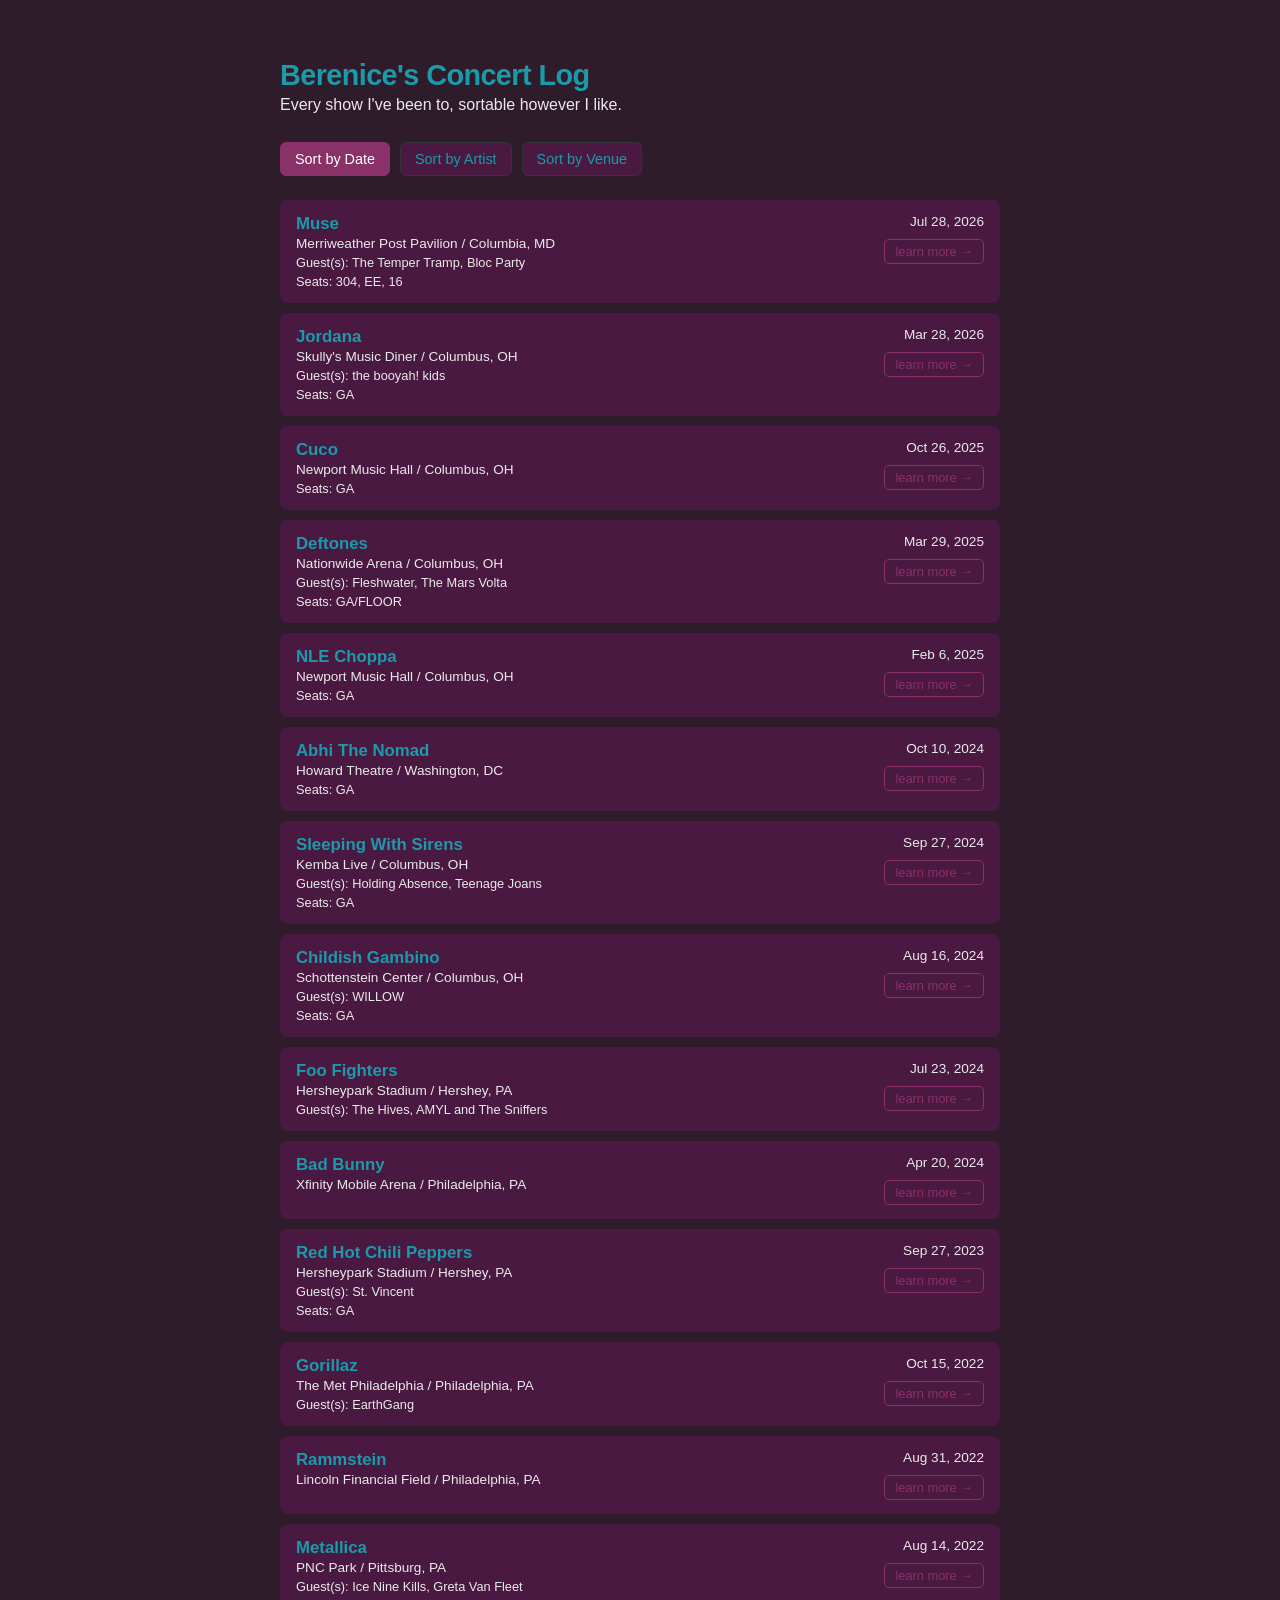
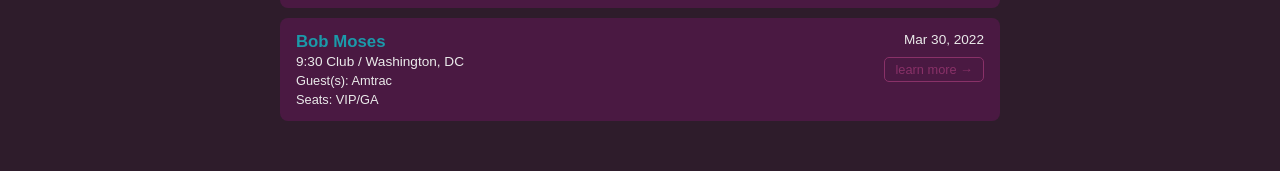
<file: index.html>
<!DOCTYPE html>
<html lang="en">
    <head>
        <meta charset="UTF-8">
        <title>Berenice's Concert Log</title>
        <link rel="stylesheet" href="style.css">
    </head>
    <body>
        <div class="wrap">
        <h1>Berenice's Concert Log</h1>
        <p class="sub">Every show I've been to, sortable however I like.</p>
        

        <div class="controls">
            <button id="sort-date" onclick="setSort('date')">Sort by Date</button>
            <button id="sort-artist" onclick="setSort('artist')">Sort by Artist</button>
            <button id="sort-venue" onclick="setSort('venue')">Sort by Venue</button>
        </div>

        
        <div id="list"></div>
        </div>
        
        <script>
        let concerts = [
            { artist: "Bob Moses", venue: "9:30 Club", date: "2022-03-30", openers: "Amtrac", seats: "VIP/GA", city: "Washington", state: "DC", page:"learn-more/moses-22-03-30.html"},
            { artist: "Metallica", venue: "PNC Park", date: "2022-08-14", openers: "Ice Nine Kills, Greta Van Fleet", city: "Pittsburg", state: "PA", page:"learn-more/metallica-22-08-14.html" },
            { artist: "Rammstein", venue: "Lincoln Financial Field", date: "2022-08-31", city: "Philadelphia", state: "PA", page: "learn-more/rammstein-22-08-31.html"},
            { artist: "Bad Bunny", venue: "Xfinity Mobile Arena", date: "2024-04-20", city: "Philadelphia", state: "PA", page: "learn-more/badbunny-24-04-20.html" },
            { artist: "Red Hot Chili Peppers", seats: "GA", venue: "Hersheypark Stadium", openers: "St. Vincent", date: "2023-09-27", city: "Hershey", state: "PA" , page: "learn-more/rhcp-23-09-27.html"},
            { artist: "Foo Fighters", venue: "Hersheypark Stadium", openers: "The Hives, AMYL and The Sniffers", date: "2024-07-23", city: "Hershey", state: "PA", page: "learn-more/foofighters-24-07-23.html"},
            { artist: "Deftones", seats: "GA/FLOOR", venue: "Nationwide Arena", openers: "Fleshwater, The Mars Volta", date: "2025-03-29", city: "Columbus", state: "OH" , page: "learn-more/deftones-25-03-29.html"},
            { artist: "Gorillaz", venue: "The Met Philadelphia", openers: "EarthGang", date: "2022-10-15", city: "Philadelphia", state: "PA", page: "learn-more/gorillaz-22-10-15.html"},
            { artist: "Abhi The Nomad", seats: "GA", venue: "Howard Theatre", date: "2024-10-10", city: "Washington", state: "DC", page: "learn-more/abhinomad-24-10-10.html" },
            { artist: "Childish Gambino", venue: "Schottenstein Center", openers: "WILLOW", seats: "GA", date: "2024-08-16", city: "Columbus", state: "OH", page: "learn-more/gambino-24-08-16.html"}, 
            { artist: "Sleeping With Sirens", seats:"GA", venue: "Kemba Live", openers: "Holding Absence, Teenage Joans", date: "2024-09-27", city: "Columbus", state: "OH", page: "learn-more/sirens-24-09-27.html"},
            { artist: "Cuco", seats: "GA", venue: "Newport Music Hall", date: "2025-10-26", city: "Columbus", state: "OH", page: "learn-more/cuco-25-10-26.html" },
            { artist: "NLE Choppa", venue: "Newport Music Hall", seats: "GA", date: "2025-02-06", city: "Columbus", state: "OH", page: "learn-more/nlechoppa-25-02-06.html"},  
            { artist: "Jordana", seats: "GA", venue: "Skully's Music Diner", openers: "the booyah! kids", date: "2026-03-28", city: "Columbus", state: "OH", page: "learn-more/jordana-26-03-28.html"},
            { artist: "Muse", seats: "304, EE, 16", venue: "Merriweather Post Pavilion", openers: "The Temper Tramp, Bloc Party", date: "2026-07-28", city: "Columbia", state: "MD", page: "learn-more/muse-26-07-28.html"}



        ];
        
                let currentSort = "date";
 
        function setSort(field) {
            currentSort = field;
            document.querySelectorAll(".controls button").forEach(function(b){ b.classList.remove("active"); });
            document.getElementById("sort-" + field).classList.add("active");
            render();
        }
 
        function render() {
            const sorted = [...concerts].sort(function(a, b) {
                if (currentSort === "date") return b.date.localeCompare(a.date);
                return (a[currentSort] || "").localeCompare(b[currentSort] || "");
            });
 
            const list = document.getElementById("list");
            list.innerHTML = sorted.map(function(c) {
                const d = new Date(c.date + "T00:00:00");
                const formatted = d.toLocaleDateString(undefined, { year: "numeric", month: "short", day: "numeric" });
                const cityState = [c.city, c.state].filter(Boolean).join(", ");
                return (
                    '<div class="concert">' +
                    '<div class="meta">' +
                    '<strong>' + escapeHtml(c.artist) + '</strong>' +
                    '<div class="venue">' + escapeHtml(c.venue || "Venue unknown") + (cityState ? " / " + escapeHtml(cityState) : "") + '</div>' +
                    (c.openers ? '<div class="openers">Guest(s): ' + escapeHtml(c.openers) + '</div>' : '') +
                    (c.seats ? '<div class="seats">Seats: ' + escapeHtml(c.seats) + '</div>' : '') +
                    '</div>' +
                    '<div class="card-right">' +
                    '<div class="date">' + formatted + '</div>' +
                    '<a class="learn-more" href="' + c.page + '">learn more →</a>' +
                    '</div>' +
                    '</div>'
                );
            }).join("");
        }
 
        function escapeHtml(str) {
            const div = document.createElement("div");
            div.textContent = str;
            return div.innerHTML;
        }
 
        setSort("date");
        </script>
    </body>
</html>
</file>
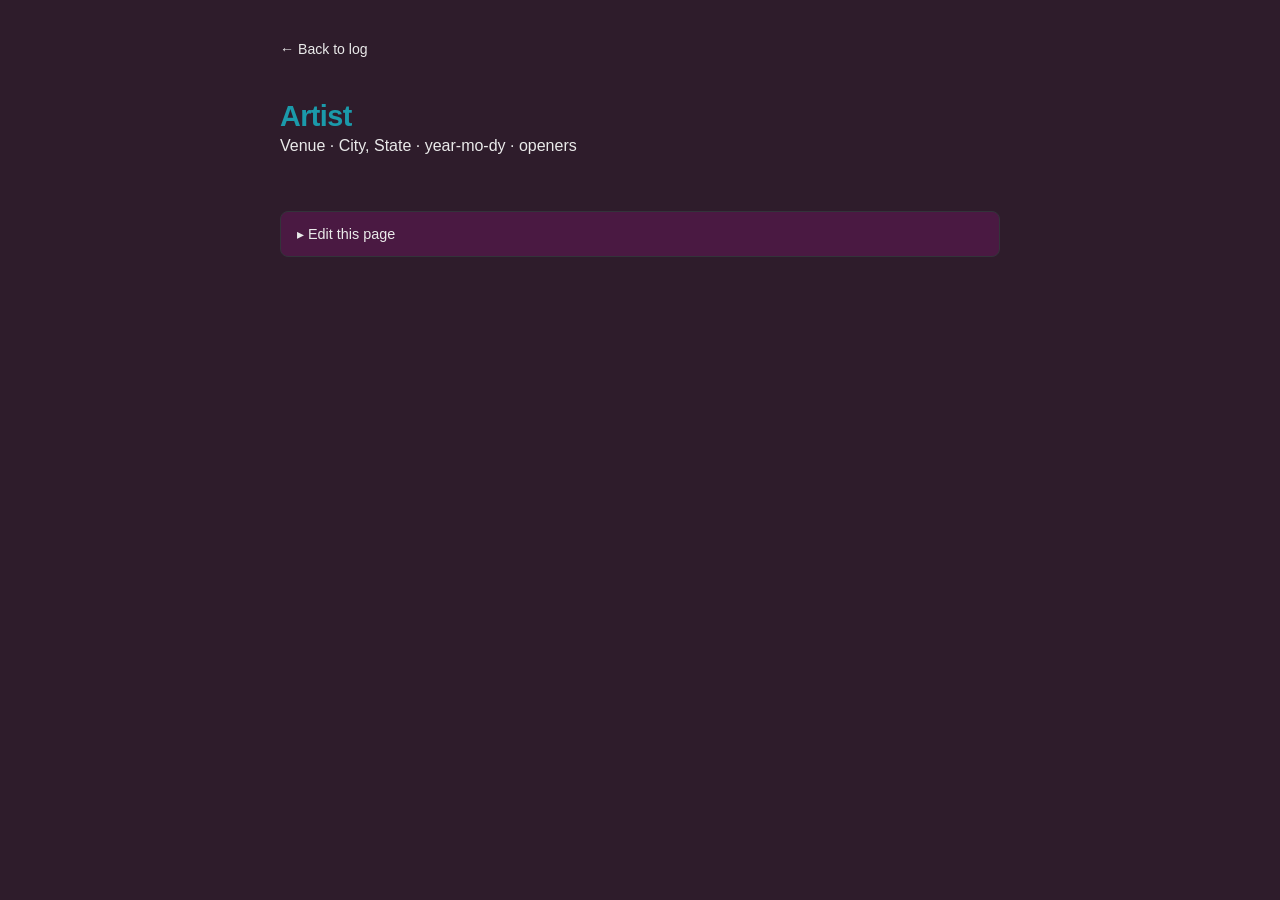
<file: learn-more/concert-template.html>
<!DOCTYPE html>
<html lang="en">
<head>
    <meta charset="UTF-8">
    <title>Artist Name</title>
    <link rel="stylesheet" href="../style.css">
</head>
<body>
<div class="wrap">

    <a class="back-link" href="../index.html">← Back to log</a>

    <div class="detail-header">
        <h1>Artist</h1>
        <p class="sub">Venue · City, State · year-mo-dy · openers</p>
    </div>

    <!-- Saved content -->
    <div id="setlist-display" style="display:none" class="detail-block">
        <h3 class="section-label">Setlist</h3>
        <a id="setlist-link" href="#" target="_blank" class="setlist-btn">View on setlist.fm ↗</a>
    </div>

    <div class="detail-block">
        <div id="photo-grid"></div>
    </div>

    <div id="notes-display" style="display:none" class="detail-block">
        <h3 class="section-label">Notes</h3>
        <p id="notes-text"></p>
    </div>

    <!-- Edit collapsible -->
    <details class="edit-section">
        <summary>Edit this page</summary>
        <div class="edit-fields">
            <div class="modal-section">
                <h3 class="section-label">Setlist.fm link</h3>
                <input id="input-setlist" placeholder="https://www.setlist.fm/...">
            </div>
            <div class="modal-section">
                <h3 class="section-label">Upload photos</h3>
                <p class="modal-hint">Select one or more images from your computer. They'll be saved in your browser.</p>
                <input type="file" id="input-photos" accept="image/*" multiple>
                <div id="existing-photos-info"></div>
            </div>
            <div class="modal-section">
                <h3 class="section-label">Notes</h3>
                <textarea id="input-notes" rows="3" placeholder="How was it? Anything memorable?"></textarea>
            </div>
            <div class="edit-actions">
                <button class="save-btn" onclick="saveAll()">Save changes</button>
                <button class="delete-btn" onclick="clearPhotos()">Clear all photos</button>
            </div>
            <p id="save-msg" style="display:none;color:#6bcf8f;font-size:0.85rem;margin-top:8px;">Saved!</p>
        </div>
    </details>

</div>
<script>
    const STORE = "metallica-2022-08-14";

    function sk(type) { return STORE + "::" + type; }


    function renderSaved() {
        var saved = loadSaved();

        if (saved.setlist) {
            document.getElementById("setlist-display").style.display = "block";
            document.getElementById("setlist-link").href = saved.setlist;
            document.getElementById("input-setlist").value = saved.setlist;
        } else {
            document.getElementById("setlist-display").style.display = "none";
        }

        var grid = document.getElementById("photo-grid");
        if (saved.photos.length > 0) {
            grid.innerHTML = saved.photos.map(function(src) {
                return '<img src="' + src + '" alt="Concert photo">';
            }).join("");
        } else {
            grid.innerHTML = "";
        }

        if (saved.notes) {
            document.getElementById("notes-display").style.display = "block";
            document.getElementById("notes-text").textContent = saved.notes;
            document.getElementById("input-notes").value = saved.notes;
        } else {
            document.getElementById("notes-display").style.display = "none";
            document.getElementById("input-notes").value = "";
        }

        var info = document.getElementById("existing-photos-info");
        info.textContent = saved.photos.length > 0 ? saved.photos.length + " photo(s) saved. Upload more to add to them." : "";
    }

    function saveAll() {
        var setlist = document.getElementById("input-setlist").value.trim();
        var notes   = document.getElementById("input-notes").value.trim();
        var fileInput = document.getElementById("input-photos");

        localStorage.setItem(sk("setlist"), setlist);
        localStorage.setItem(sk("notes"), notes);

        if (fileInput.files.length > 0) {
            var existingCount = parseInt(localStorage.getItem(sk("photo-count")) || "0", 10);
            var startIndex = existingCount;
            var loaded = 0;
            var total = fileInput.files.length;
            Array.from(fileInput.files).forEach(function(file, i) {
                var reader = new FileReader();
                reader.onload = function(e) {
                    localStorage.setItem(sk("photo-" + (startIndex + i)), e.target.result);
                    loaded++;
                    if (loaded === total) {
                        localStorage.setItem(sk("photo-count"), startIndex + total);
                        fileInput.value = "";
                        showMsg();
                        renderSaved();
                    }
                };
                reader.readAsDataURL(file);
            });
        } else {
            showMsg();
            renderSaved();
        }
    }

    function clearPhotos() {
        if (!confirm("Remove all saved photos for this concert?")) return;
        var count = parseInt(localStorage.getItem(sk("photo-count")) || "0", 10);
        for (var i = 0; i < count; i++) localStorage.removeItem(sk("photo-" + i));
        localStorage.setItem(sk("photo-count"), "0");
        renderSaved();
    }

    function showMsg() {
        var msg = document.getElementById("save-msg");
        msg.style.display = "block";
        setTimeout(function(){ msg.style.display = "none"; }, 2000);
    }

    renderSaved();
</script>
</body>
</html>
</file>
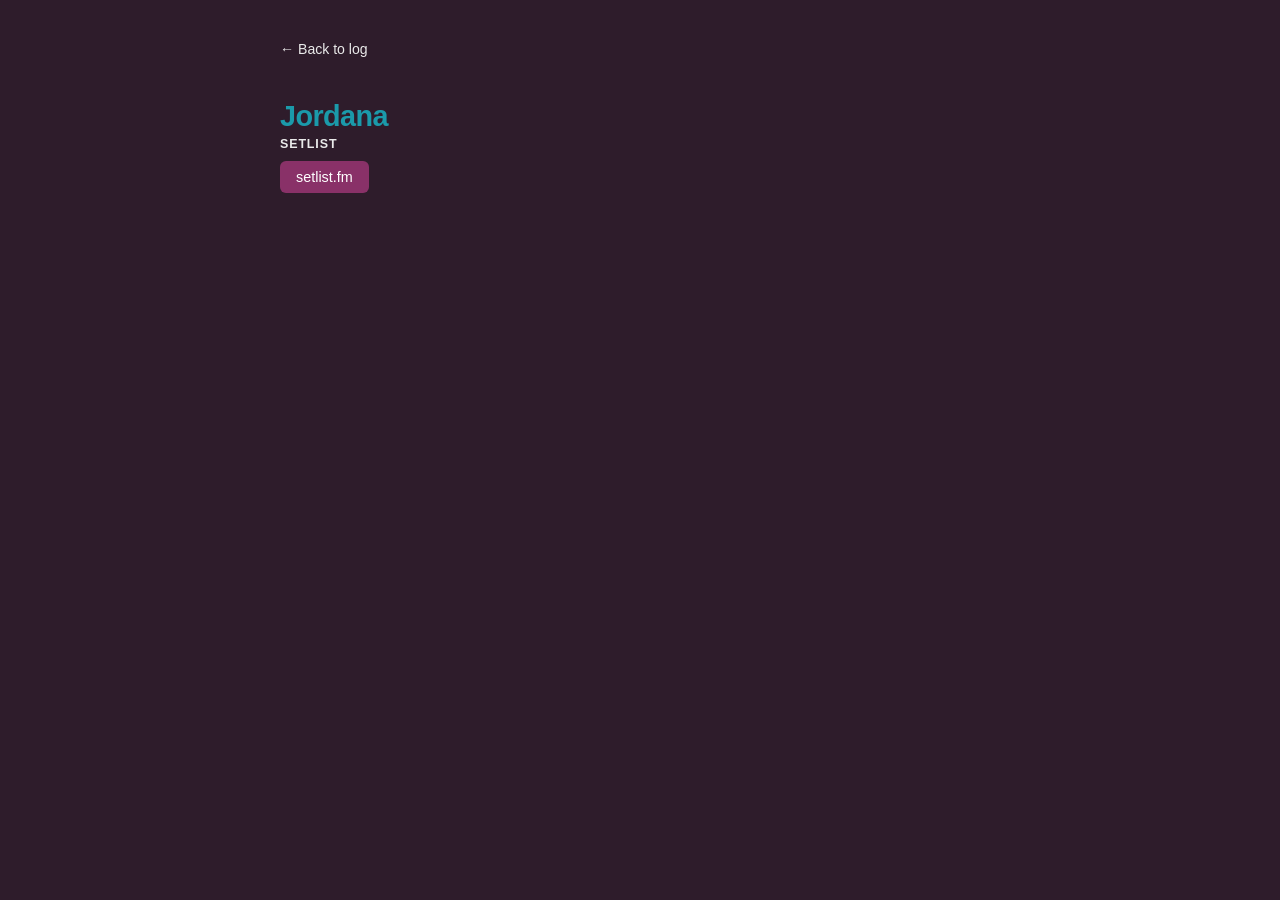
<file: learn-more/jordana-26-03-28.html>
<!DOCTYPE html>
<html lang="en">
    <head>
        <meta charset="UTF-8">
        <title>Jordana - MARCH282026</title>
        <link rel="stylesheet" href="../style.css">
    </head>
    <body>
        <div class="wrap">
            <a class="back-link" href="../index.html">← Back to log</a>
            
            <div class="detal-header">
                <h1>Jordana</h1>
            </div>
            
            <div id="setlist-display" class="detail-block">
                <h3 class="section-label">Setlist</h3>
                <a id="setlist-link" href="#" target="_blank" class="setlist-btn">setlist.fm</a>
            </div>

            <div class="detail-block">
                <div id="photo-grid"></div>
             </div>

             <div id="notes-display" style="display:none" class="detail-block">
                <h3 class="section-label">Notes</h3>
                <p id="notes-text"></p>
            </div>


        </div>
    </body>
</html>
</file>
<file: style.css>
:root {
    --bg: #2E1C2B;
    --card: #4A1942;
    --accent: #893168;
    --text: #1B9AAA;
    --muted: #EAEAEA;
  }
  * { box-sizing: border-box; }
body {
    margin: 0;
    font-family: -apple-system, BlinkMacSystemFont, "Segoe UI", sans-serif;
    background: var(--bg);
    color: var(--text);
    padding: 40px 20px;
}
.wrap { max-width: 720px; margin: 0 auto; }
h1 { font-size: 1.8rem; margin-bottom: 4px; letter-spacing: -0.02em; }
p.sub { color: var(--muted); margin-top: 0; margin-bottom: 28px; }
 
/* Index */
.controls { display: flex; gap: 10px; margin-bottom: 24px; flex-wrap: wrap; }
button {
    background: var(--card);
    color: var(--text);
    border: 1px solid #33333a;
    padding: 8px 14px;
    border-radius: 6px;
    cursor: pointer;
    font-size: 0.9rem;
}
button:hover { border-color: var(--accent); }
button.active { background: var(--accent); border-color: var(--accent); color: #fff; }
 
.concert {
    background: var(--card);
    border-radius: 8px;
    padding: 14px 16px;
    margin-bottom: 10px;
    display: flex;
    justify-content: space-between;
    align-items: flex-start;
    gap: 16px;
}
.concert .meta strong { font-size: 1.05rem; }
.concert .meta .venue { color: var(--muted); font-size: 0.85rem; margin-top: 2px; }
.concert .meta .openers,
.concert .meta .seats { color: var(--muted); font-size: 0.8rem; margin-top: 4px; }
.card-right { display: flex; flex-direction: column; align-items: flex-end; gap: 10px; flex-shrink: 0; }
.concert .date { color: var(--muted); font-size: 0.85rem; white-space: nowrap; }
.learn-more {
    font-size: 0.8rem;
    color: var(--accent);
    text-decoration: none;
    border: 1px solid var(--accent);
    padding: 4px 10px;
    border-radius: 5px;
    white-space: nowrap;
    transition: background 0.15s;
}
.learn-more:hover { background: var(--accent); color: #fff; }
.empty { color: var(--muted); text-align: center; padding: 40px 0; }
 
/* Detail pages */
.back-link {
    display: inline-block;
    color: var(--muted);
    text-decoration: none;
    font-size: 0.88rem;
    margin-bottom: 24px;
}
.back-link:hover { color: var(--text); }
.detail-header { margin-bottom: 28px; }
.detail-block { margin-bottom: 28px; }
.section-label {
    font-size: 0.78rem;
    text-transform: uppercase;
    letter-spacing: 0.07em;
    color: var(--muted);
    margin: 0 0 10px;
}
.setlist-btn {
    display: inline-block;
    background: var(--accent);
    color: #fff;
    text-decoration: none;
    padding: 8px 16px;
    border-radius: 6px;
    font-size: 0.9rem;
}
.setlist-btn:hover { opacity: 0.85; }
#photo-grid {
    display: grid;
    grid-template-columns: repeat(auto-fill, minmax(200px, 1fr));
    gap: 10px;
}
#photo-grid img {
    width: 100%;
    border-radius: 6px;
    object-fit: cover;
    max-height: 240px;
}
#notes-text { color: var(--muted); font-size: 0.95rem; line-height: 1.6; white-space: pre-wrap; margin: 0; }
 
/* Edit section */
.edit-section {
    background: var(--card);
    border: 1px solid #33333a;
    border-radius: 8px;
    padding: 14px 16px;
    margin-bottom: 28px;
}
.edit-section summary { cursor: pointer; font-size: 0.9rem; color: var(--muted); user-select: none; list-style: none; }
.edit-section summary::-webkit-details-marker { display: none; }
.edit-section summary::before { content: "▸ "; }
.edit-section[open] summary::before { content: "▾ "; }
.edit-fields { margin-top: 18px; display: flex; flex-direction: column; gap: 18px; }
.modal-section h3 { margin: 0 0 8px; }
input:not([type="file"]), textarea {
    width: 100%;
    background: #16161a;
    border: 1px solid #33333a;
    color: var(--text);
    padding: 8px 10px;
    border-radius: 6px;
    font-size: 0.9rem;
    font-family: inherit;
    resize: vertical;
}
input:not([type="file"]):focus, textarea:focus { outline: none; border-color: var(--accent); }
input[type="file"] { color: var(--muted); font-size: 0.85rem; }
#existing-photos-info { color: var(--muted); font-size: 0.8rem; margin-top: 6px; }
.edit-actions { display: flex; gap: 10px; flex-wrap: wrap; }
.save-btn { background: var(--accent); border-color: var(--accent); color: #fff; }
.delete-btn { background: none; border-color: #555; color: var(--muted); }
.delete-btn:hover { border-color: var(--accent); color: var(--accent); }
.modal-hint { color: var(--muted); font-size: 0.8rem; margin: 0 0 8px; }
 
@media (max-width: 600px) {
    .card-right { align-items: flex-start; }
    #photo-grid { grid-template-columns: 1fr 1fr; }
}
</file>
